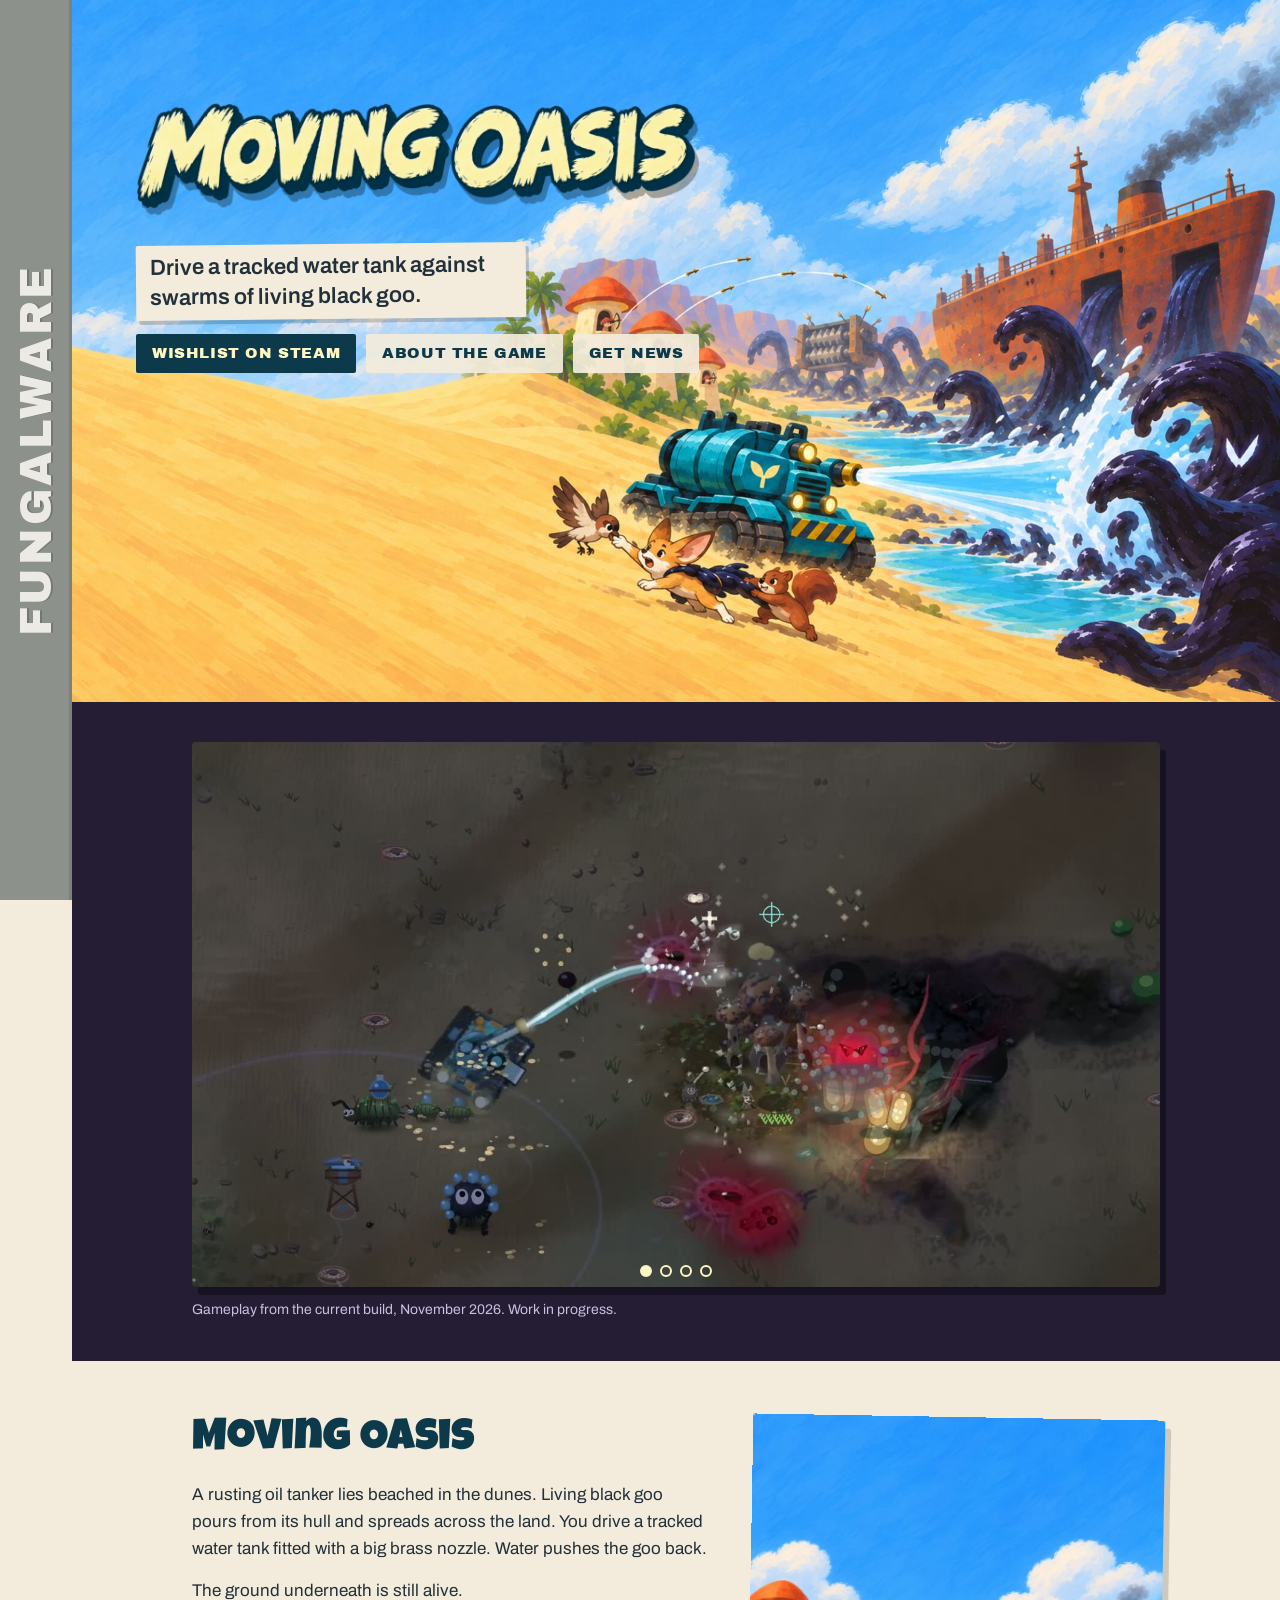
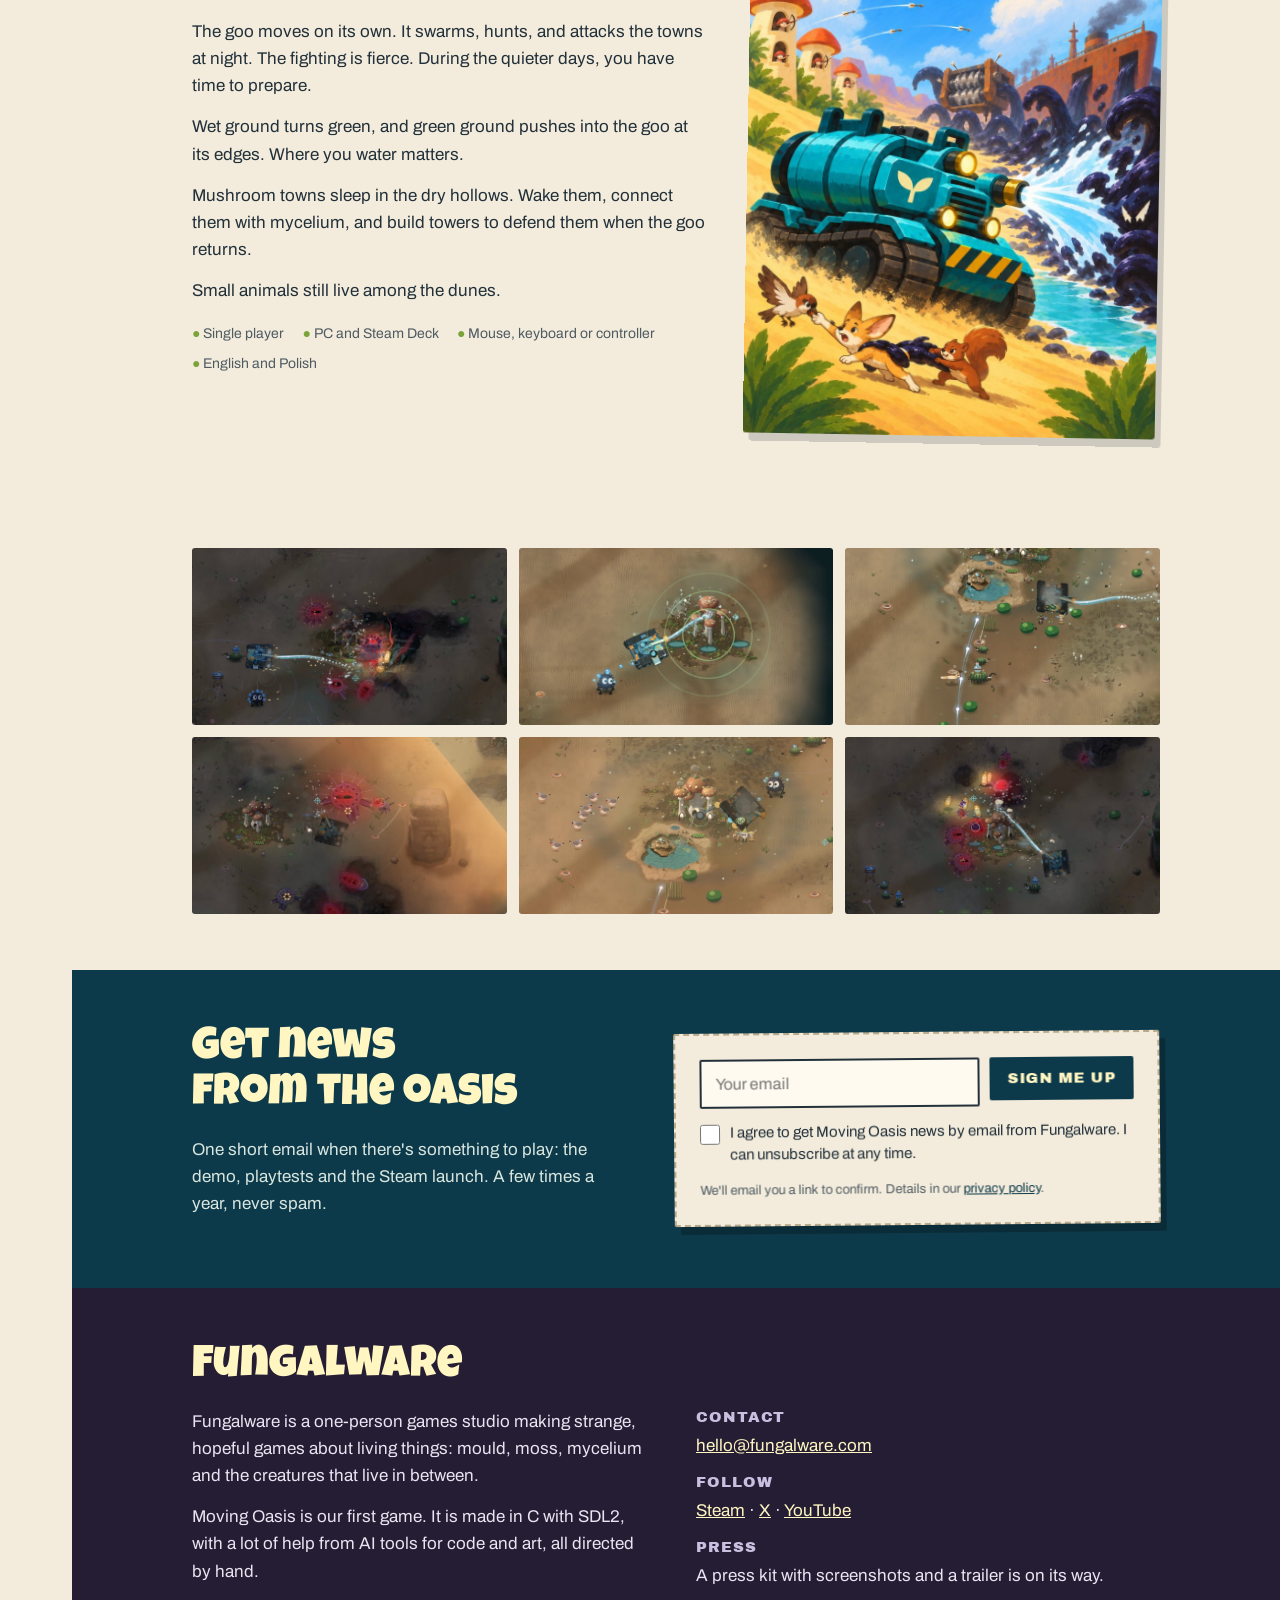
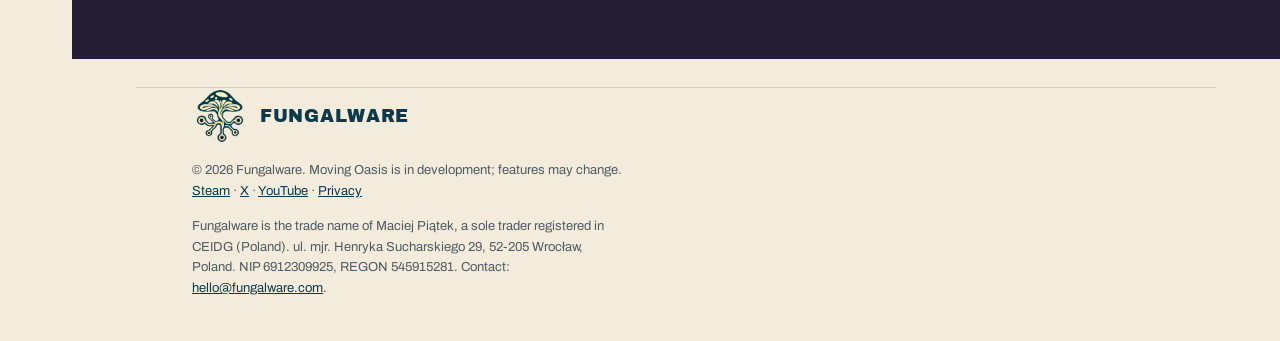
<file: index.html>
<!doctype html>
<html lang="en">
<head>
<meta charset="utf-8">
<meta name="viewport" content="width=device-width, initial-scale=1, viewport-fit=cover">
<title>Fungalware</title>
<meta name="description" content="Fungalware is a small games studio making strange, hopeful games about living things. Now making Moving Oasis. Wishlist it on Steam.">
<meta property="og:title" content="Fungalware · Moving Oasis">
<meta property="og:description" content="Drive a tracked water tank against swarms of living black goo. Fight fierce top-down battles, wake and defend mushroom towns, and prepare for the attacks that come at night. Where the goo retreats, the ground begins to grow green again.">
<meta property="og:image" content="https://fungalware.com/img/moving-oasis-wide.jpg">
<link rel="stylesheet" href="fonts/fonts.css">
<style>
/* Layout: a grey cartridge band down the left edge (the box art's FUNGALWARE
   band) beside one long page: the game's key art first, then the studio. */
:root{
  --paper:#f3ecdc; --ink:#22303a; --ink-soft:#4f5b62; --band:#8d918c; --band-ink:#eceae4;
  --teal:#0d3a4a; --cream:#fff6c2; --goo:#241d33; --rule:#d9cfba;
  --brand:"Archivo Black","Arial Black",Impact,sans-serif;
  --game:"Luckiest Guy","Arial Black",Impact,sans-serif;
  --body:"Archivo","Helvetica Neue",Arial,sans-serif;
  color-scheme:light;
}
*{box-sizing:border-box}
html,body{margin:0}
body{background:var(--paper);color:var(--ink);font:17px/1.6 var(--body)}
a{color:var(--teal)}
a:focus-visible,button:focus-visible{outline:3px solid var(--teal);outline-offset:3px}
.frame{display:grid;grid-template-columns:72px minmax(0,1fr);min-height:100vh}
.band{background:var(--band);position:sticky;top:0;height:100vh;display:flex;align-items:center;justify-content:center;box-shadow:inset -3px 0 0 rgba(0,0,0,.12)}
.band span{writing-mode:vertical-rl;transform:rotate(180deg);font:400 44px/1 var(--brand);letter-spacing:.06em;color:var(--band-ink);text-shadow:0 2px 0 rgba(0,0,0,.18)}
main{min-width:0}
.hero{position:relative;overflow:hidden;background:#6fb7e6}
.hero img.art{display:block;width:100%;height:min(78vh,760px);object-fit:cover;object-position:62% 50%}
.hero .over{position:absolute;inset:0;display:flex;flex-direction:column;justify-content:flex-start;gap:14px;padding:clamp(20px,5vw,64px)}
.hero .logo{width:min(560px,78%);filter:drop-shadow(4px 7px 0 rgba(8,24,30,.35))}
.hero .line{max-width:30ch;margin:0;font:600 clamp(17px,2.2vw,22px)/1.35 var(--body);color:var(--ink);background:var(--paper);padding:8px 14px;border-radius:2px;box-shadow:3px 4px 0 rgba(0,0,0,.18);transform:rotate(-.6deg)}
.cta{display:flex;flex-wrap:wrap;gap:10px;align-items:center}
.pill{display:inline-block;font:400 15px/1 var(--brand);letter-spacing:.04em;text-transform:uppercase;padding:12px 16px;border-radius:2px;background:var(--teal);color:var(--cream);text-decoration:none}
.pill.ghost{background:rgba(243,236,220,.92);color:var(--teal)}
.wrap{max-width:1080px;margin:0 auto;padding-inline:clamp(16px,5vw,56px);padding-block:56px}
h2{font:400 clamp(30px,4vw,44px)/1.05 var(--game);color:var(--teal);margin:0 0 18px;text-wrap:balance}
h3{font:400 15px/1.2 var(--brand);letter-spacing:.06em;text-transform:uppercase;margin:0 0 6px;color:var(--ink)}
p{margin:0 0 14px;max-width:62ch}
.game{display:grid;grid-template-columns:minmax(0,1.25fr) minmax(0,1fr);gap:40px;align-items:start}
.tall{width:100%;border-radius:3px;box-shadow:6px 8px 0 rgba(34,48,58,.18);transform:rotate(1deg)}
.facts{display:flex;flex-wrap:wrap;gap:8px 18px;margin:18px 0 0;padding:0;list-style:none;font-size:14px;color:var(--ink-soft)}
.facts li::before{content:"● ";color:#7aa33a}
.wide{display:block;width:100%;border-radius:3px;margin:8px 0 0}
.studio{background:var(--goo);color:#e9e4f2}
.studio h2{color:var(--cream)}
.studio a{color:var(--cream)}
.studio .cols{display:grid;grid-template-columns:repeat(2,minmax(0,1fr));gap:40px}
.studio h3{color:#c9bfe0}
footer{font-size:13px;color:var(--ink-soft);padding-block:28px}
footer .wrap{padding-block:0}
.footer-brand{display:flex;align-items:center;gap:12px;margin-bottom:16px;color:var(--teal);font:400 18px/1 var(--brand);letter-spacing:.04em}
.footer-brand img{display:block;width:56px;height:56px;object-fit:contain;flex:none}
.imprint{border-top:1px solid var(--rule);padding-top:14px}
/* Newsletter: MailerLite's form markup and script (they validate and submit
   it), dressed as a torn-off coupon from the page's newsprint. */
.news{background:var(--teal);color:var(--cream)}
.news .wrap{display:grid;grid-template-columns:minmax(0,1fr) minmax(0,1.1fr);gap:40px;align-items:center}
.news h2{color:var(--cream)}
.news .lede{color:#d8e6df}
.coupon{background:var(--paper);color:var(--ink);padding:24px;border:2px dashed #b9ab8c;border-radius:2px;box-shadow:6px 8px 0 rgba(0,0,0,.25);transform:rotate(-.5deg)}
.coupon form{display:grid;gap:14px;margin:0}
.coupon .row{display:flex;flex-wrap:wrap;gap:10px}
.coupon .ml-field-group{flex:1 1 220px;min-width:0}
.coupon input[type=email]{width:100%;font:16px/1.2 var(--body);padding:13px 14px;border:2px solid var(--ink);border-radius:2px;background:#fffaf0;color:var(--ink)}
.coupon .check{display:flex;gap:10px;align-items:flex-start;font-size:15px;line-height:1.45;cursor:pointer}
.coupon .check input{width:20px;height:20px;margin:2px 0 0;flex:none;accent-color:var(--teal)}
.coupon .check p,.coupon .fine{margin:0}
.coupon .fine{font-size:13px;color:var(--ink-soft)}
.coupon button.primary{font:400 15px/1 var(--brand);letter-spacing:.04em;text-transform:uppercase;padding:14px 18px;border:0;border-radius:2px;background:var(--teal);color:var(--cream);cursor:pointer}
.coupon button.primary:hover{background:#155069}
.coupon .ml-error input[type=email]{border-color:#b3261e}
.coupon .ml-error .check{color:#b3261e}
.coupon .sent h3{font:400 28px/1.1 var(--game);color:var(--teal);letter-spacing:0;text-transform:none;margin:0 0 6px}
.coupon .sent p{margin:0}
.sr-only{position:absolute;width:1px;height:1px;overflow:hidden;clip:rect(0 0 0 0)}
/* Gameplay reel: the owner's own play, muted and looping, a smaller file on phones. */
.reel{background:var(--goo)}
.reel .wrap{padding-block:40px}
.player{position:relative;max-width:100%;aspect-ratio:16/9;border-radius:3px;overflow:hidden;box-shadow:6px 8px 0 rgba(0,0,0,.35);background:#000}
.player video{display:block;width:100%;height:100%;object-fit:cover}
.player .nav{position:absolute;top:50%;transform:translateY(-50%);width:48px;height:64px;border:0;border-radius:2px;background:rgba(36,29,51,.72);color:var(--cream);font:400 40px/1 var(--brand);cursor:pointer;opacity:0;transition:opacity .2s}
.player .prev{left:10px}.player .next{right:10px}
.player:hover .nav,.player .nav:focus-visible{opacity:1}
@media (hover:none){.player .nav{opacity:.85;width:40px;height:52px;font-size:32px}}
.player .dots{position:absolute;left:0;right:0;bottom:10px;display:flex;justify-content:center;gap:8px}
.player .dots button{width:12px;height:12px;padding:0;border:2px solid var(--cream);border-radius:50%;background:transparent;cursor:pointer}
.player .dots button[aria-selected=true]{background:var(--cream)}
.reel .cap{margin:12px 0 0;font-size:14px;color:#c9bfe0;max-width:none}
/* Screenshots: fresh captures from the game, no HUD. */
.shots{display:grid;grid-template-columns:repeat(3,minmax(0,1fr));gap:12px}
.shots img{display:block;width:100%;height:auto;border-radius:3px}
@media (max-width:820px){
  .frame{grid-template-columns:1fr}
  .band{position:static;height:auto;padding:10px 16px;justify-content:flex-start}
  .band span{writing-mode:horizontal-tb;transform:none;font-size:26px}
  .game,.studio .cols,.news .wrap{grid-template-columns:1fr}
  .shots{grid-template-columns:repeat(2,minmax(0,1fr))}
  .hero img.art{height:62vh}
}
@media (prefers-reduced-motion:reduce){*{transition:none!important}}
</style>
</head>
<body>
<div class="frame">
  <aside class="band" aria-label="Fungalware"><span>FUNGALWARE</span></aside>
  <main>
    <section class="hero" aria-label="Moving Oasis">
      <img class="art" src="img/moving-oasis-key-art.jpg" alt="A chunky teal water tank sprays living black goo back from a desert oasis while a sparrow and a squirrel pull a fennec fox free; a rusty tanker and a toothed machine loom behind.">
      <div class="over">
        <img class="logo" src="img/moving-oasis-logo.png" alt="Moving Oasis">
        <p class="line">Drive a tracked water tank against swarms of living black goo.</p>
        <div class="cta">
          <a class="pill" href="https://store.steampowered.com/app/4529580/Moving_Oasis/">Wishlist on Steam</a>
          <a class="pill ghost" href="#game">About the game</a>
          <a class="pill ghost" href="#news">Get news</a>
        </div>
      </div>
    </section>

    <section class="reel" aria-label="Gameplay">
      <div class="wrap">
        <div class="player" data-clips="night green battle dawn">
          <video autoplay muted playsinline preload="auto" poster="video/night.jpg" aria-label="Moving Oasis gameplay, development footage"></video>
          <button class="nav prev" type="button" aria-label="Previous clip">&#8249;</button>
          <button class="nav next" type="button" aria-label="Next clip">&#8250;</button>
          <div class="dots" role="tablist" aria-label="Clips"></div>
        </div>
        <p class="cap">Gameplay from the current build, November 2026. Work in progress.</p>
      </div>
    </section>

    <section id="game" class="wrap game">
      <div>
        <h2>Moving Oasis</h2>
        <p>A rusting oil tanker lies beached in the dunes. Living black goo pours from its hull and spreads across the land. You drive a tracked water tank fitted with a big brass nozzle. Water pushes the goo back.</p>
        <p>The ground underneath is still alive.</p>
        <p>The goo moves on its own. It swarms, hunts, and attacks the towns at night. The fighting is fierce. During the quieter days, you have time to prepare.</p>
        <p>Wet ground turns green, and green ground pushes into the goo at its edges. Where you water matters.</p>
        <p>Mushroom towns sleep in the dry hollows. Wake them, connect them with mycelium, and build towers to defend them when the goo returns.</p>
        <p>Small animals still live among the dunes.</p>
        <ul class="facts">
          <li>Single player</li><li>PC and Steam Deck</li><li>Mouse, keyboard or controller</li><li>English and Polish</li>
        </ul>
      </div>
      <img class="tall" src="img/moving-oasis-tall.jpg" alt="Moving Oasis key art: the teal tank up close, its headlights like friendly eyes, spraying goo back beside mushroom towers and a rusty ship.">
    </section>

    <section class="wrap" aria-label="Screenshots">
      <div class="shots">
        <img src="img/screens/night-hit.jpg" width="1280" height="720" loading="lazy" decoding="async" alt="At night the tank sprays a long arc of water into glowing red goo creatures around a mushroom town.">
        <img src="img/screens/city-wakes.jpg" width="1280" height="720" loading="lazy" decoding="async" alt="The tank waters a mushroom town in the sand as green rings spread out from it.">
        <img src="img/screens/fox-beetles.jpg" width="1280" height="720" loading="lazy" decoding="async" alt="Water runs from an oasis pool past a fennec fox and green beetles carrying a flask.">
        <img src="img/screens/dawn-line.jpg" width="1280" height="720" loading="lazy" decoding="async" alt="The line of dawn sweeps across the map, lighting a huge stone head while goo creatures still glow in the dark.">
        <img src="img/screens/calm-birds.jpg" width="1280" height="720" loading="lazy" decoding="async" alt="By day a flock of birds has returned to the oasis pool beside a mushroom town.">
        <img src="img/screens/peak.jpg" width="1280" height="720" loading="lazy" decoding="async" alt="Goo creatures and glowing pods surround a mushroom town at night while the tank fights them off.">
      </div>
    </section>

    <section id="news" class="news">
      <div class="wrap">
        <div>
          <h2>Get news from the oasis</h2>
          <p class="lede">One short email when there's something to play: the demo, playtests and the Steam launch. A few times a year, never spam.</p>
        </div>
        <div id="mlb2-46906155" class="coupon ml-form-embedContainer ml-subscribe-form ml-subscribe-form-46906155">
          <div class="ml-form-embedBody row-form">
            <form class="ml-block-form" action="https://assets.mailerlite.com/jsonp/2696702/forms/200784628457408299/subscribe" data-code="" method="post" target="_blank">
              <div class="row">
                <div class="ml-form-fieldRow ml-field-group ml-field-email ml-validate-email ml-validate-required">
                  <input aria-label="Your email" aria-required="true" type="email" class="form-control" name="fields[email]" placeholder="Your email" autocomplete="email">
                </div>
                <div class="ml-form-embedSubmit">
                  <button type="submit" class="primary">Sign me up</button>
                  <button disabled="disabled" style="display:none" type="button" class="loading primary"><span>Sending…</span></button>
                </div>
              </div>
              <div class="ml-form-checkboxRow ml-validate-required">
                <label class="check"><input type="checkbox"><p>I agree to get Moving Oasis news by email from Fungalware. I can unsubscribe at any time.</p></label>
              </div>
              <p class="fine">We'll email you a link to confirm. Details in our <a href="privacy/">privacy policy</a>.</p>
              <input type="hidden" name="ml-submit" value="1">
              <input type="hidden" name="anticsrf" value="true">
            </form>
          </div>
          <div class="ml-form-successBody row-success sent" style="display:none" role="status">
            <h3>Almost there!</h3>
            <p>Check your inbox and click the link to confirm.</p>
          </div>
        </div>
      </div>
    </section>

    <section class="studio">
      <div class="wrap">
        <h2>Fungalware</h2>
        <div class="cols">
          <div>
            <p>Fungalware is a one-person games studio making strange, hopeful games about living things: mould, moss, mycelium and the creatures that live in between.</p>
            <p>Moving Oasis is our first game. It is made in C with SDL2, with a lot of help from AI tools for code and art, all directed by hand.</p>
          </div>
          <div>
            <h3>Contact</h3>
            <p><a href="mailto:hello@fungalware.com">hello@fungalware.com</a></p>
            <h3>Follow</h3>
            <p><a href="https://store.steampowered.com/app/4529580/Moving_Oasis/">Steam</a> · <a href="https://x.com/fungalware">X</a> · <a href="https://www.youtube.com/@fungalware">YouTube</a></p>
            <h3>Press</h3>
            <p>A press kit with screenshots and a trailer is on its way.</p>
          </div>
        </div>
      </div>
    </section>

    <footer>
      <div class="wrap imprint">
        <div class="footer-brand"><img src="img/fungalware-logo.png" width="56" height="56" alt="" loading="lazy" decoding="async"><span>FUNGALWARE</span></div>
        <p>© 2026 Fungalware. Moving Oasis is in development; features may change. <a href="https://store.steampowered.com/app/4529580/Moving_Oasis/">Steam</a> · <a href="https://x.com/fungalware">X</a> · <a href="https://www.youtube.com/@fungalware">YouTube</a> · <a href="privacy/">Privacy</a></p>
        <p>Fungalware is the trade name of Maciej Piątek, a sole trader registered in CEIDG (Poland). ul. mjr. Henryka Sucharskiego 29, 52-205 Wrocław, Poland. NIP 6912309925, REGON 545915281. Contact: <a href="mailto:hello@fungalware.com">hello@fungalware.com</a>.</p>
      </div>
    </footer>
  </main>
</div>
<script>
// Gameplay clips: play one after another and loop; arrows, dots and a swipe switch clips.
// Phones get the 480p files. Reduced motion: no autoplay, the viewer starts it.
(function () {
  var box = document.querySelector('.player'); if (!box) return;
  var v = box.querySelector('video'), dots = box.querySelector('.dots');
  var clips = box.dataset.clips.split(' '), i = 0;
  var size = matchMedia('(max-width: 700px)').matches ? '480' : '720';
  var still = matchMedia('(prefers-reduced-motion: reduce)').matches;
  clips.forEach(function (c, k) {
    var b = document.createElement('button'); b.type = 'button'; b.setAttribute('role', 'tab');
    b.setAttribute('aria-label', 'Clip ' + (k + 1)); b.onclick = function () { show(k, true); }; dots.appendChild(b);
  });
  function show(k, play) {
    i = (k + clips.length) % clips.length;
    v.poster = 'video/' + clips[i] + '.jpg'; v.src = 'video/' + clips[i] + '-' + size + '.mp4';
    [].forEach.call(dots.children, function (b, n) { b.setAttribute('aria-selected', n === i); });
    if (play || !still) { var p = v.play(); if (p) p.catch(function () {}); }
  }
  v.addEventListener('ended', function () { show(i + 1); });
  box.querySelector('.prev').onclick = function () { show(i - 1, true); };
  box.querySelector('.next').onclick = function () { show(i + 1, true); };
  var x0 = null;
  box.addEventListener('touchstart', function (e) { x0 = e.touches[0].clientX; }, {passive: true});
  box.addEventListener('touchend', function (e) {
    if (x0 === null) return; var dx = e.changedTouches[0].clientX - x0; x0 = null;
    if (Math.abs(dx) > 40) show(i + (dx < 0 ? 1 : -1), true);
  });
  if (still) { v.removeAttribute('autoplay'); v.controls = true; }
  show(0);
})();
</script>
<script>
function ml_webform_success_46906155() {
  var $ = ml_jQuery || jQuery;
  $('.ml-subscribe-form-46906155 .row-success').show();
  $('.ml-subscribe-form-46906155 .row-form').hide();
}
</script>
<script src="https://groot.mailerlite.com/js/w/webforms.min.js?v83147fa8ce2d95cb73ece7f28b469519"></script>
</body>
</html>
</file>
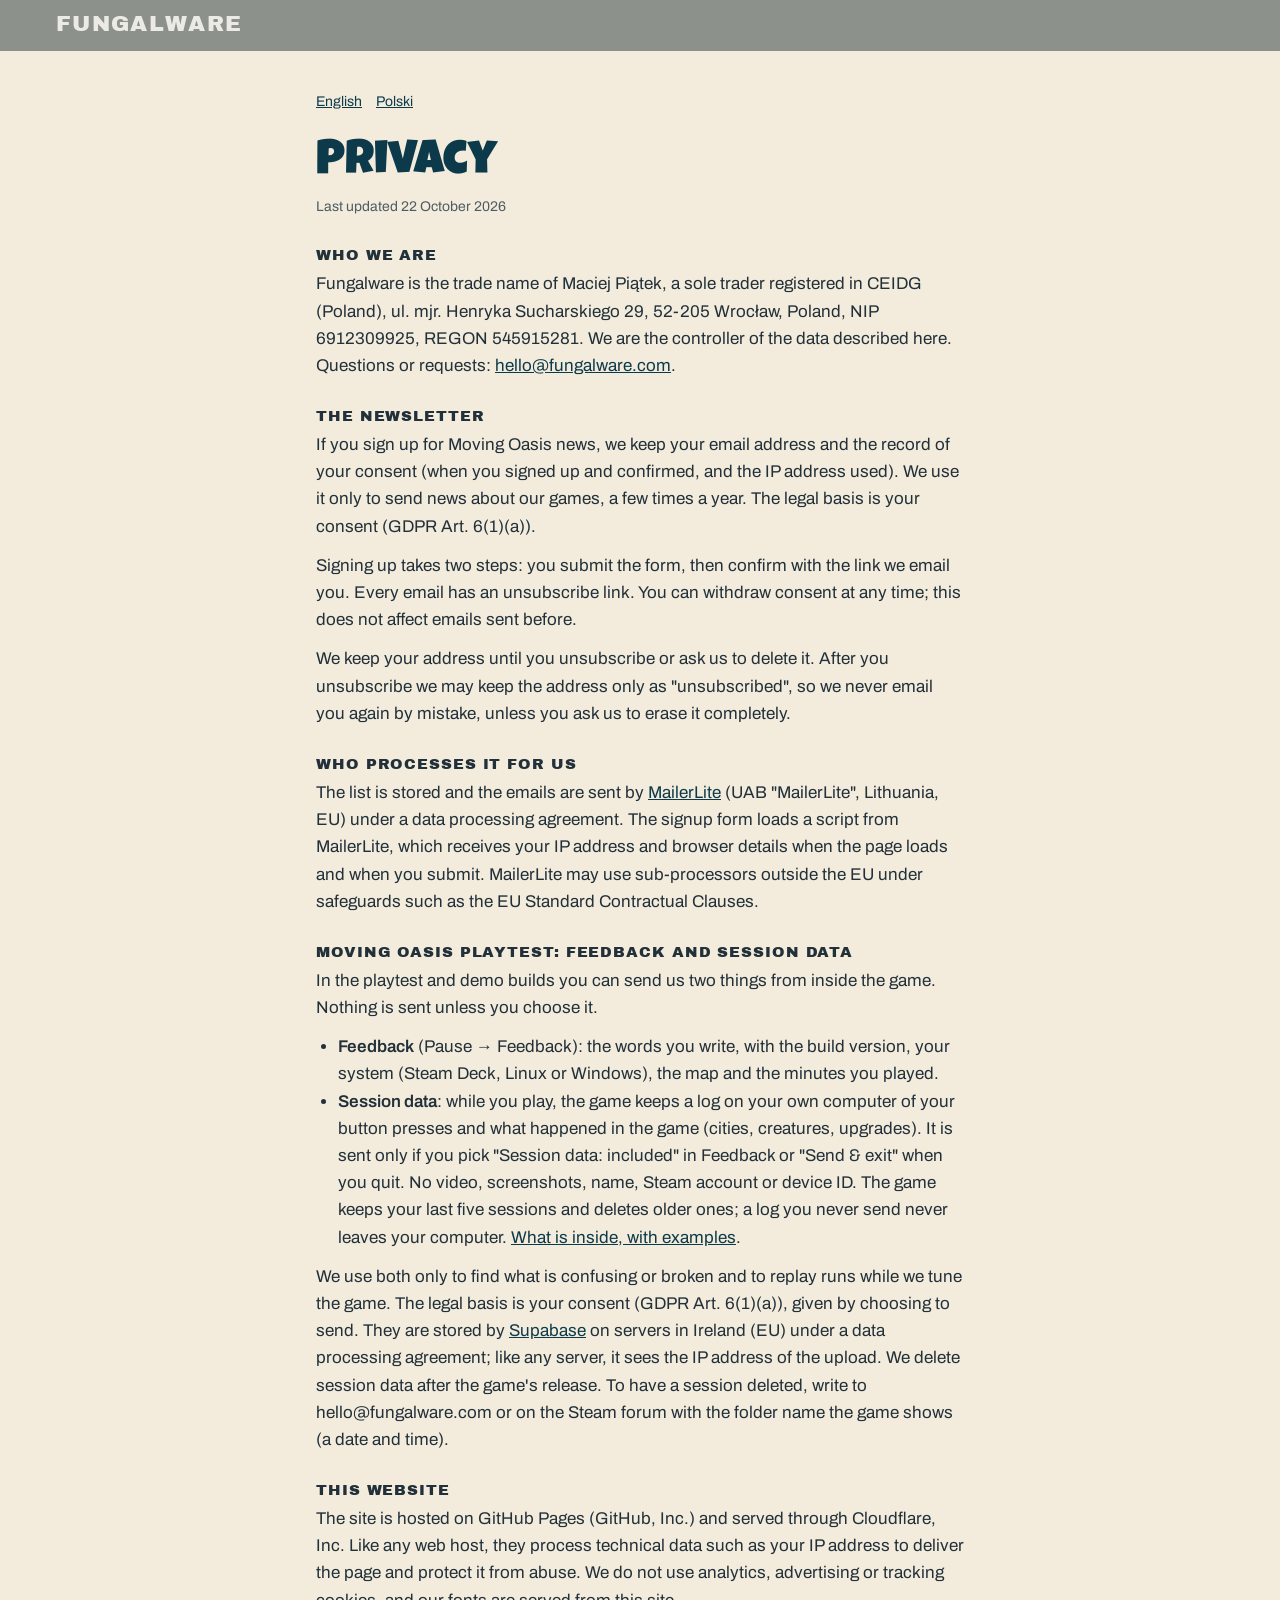
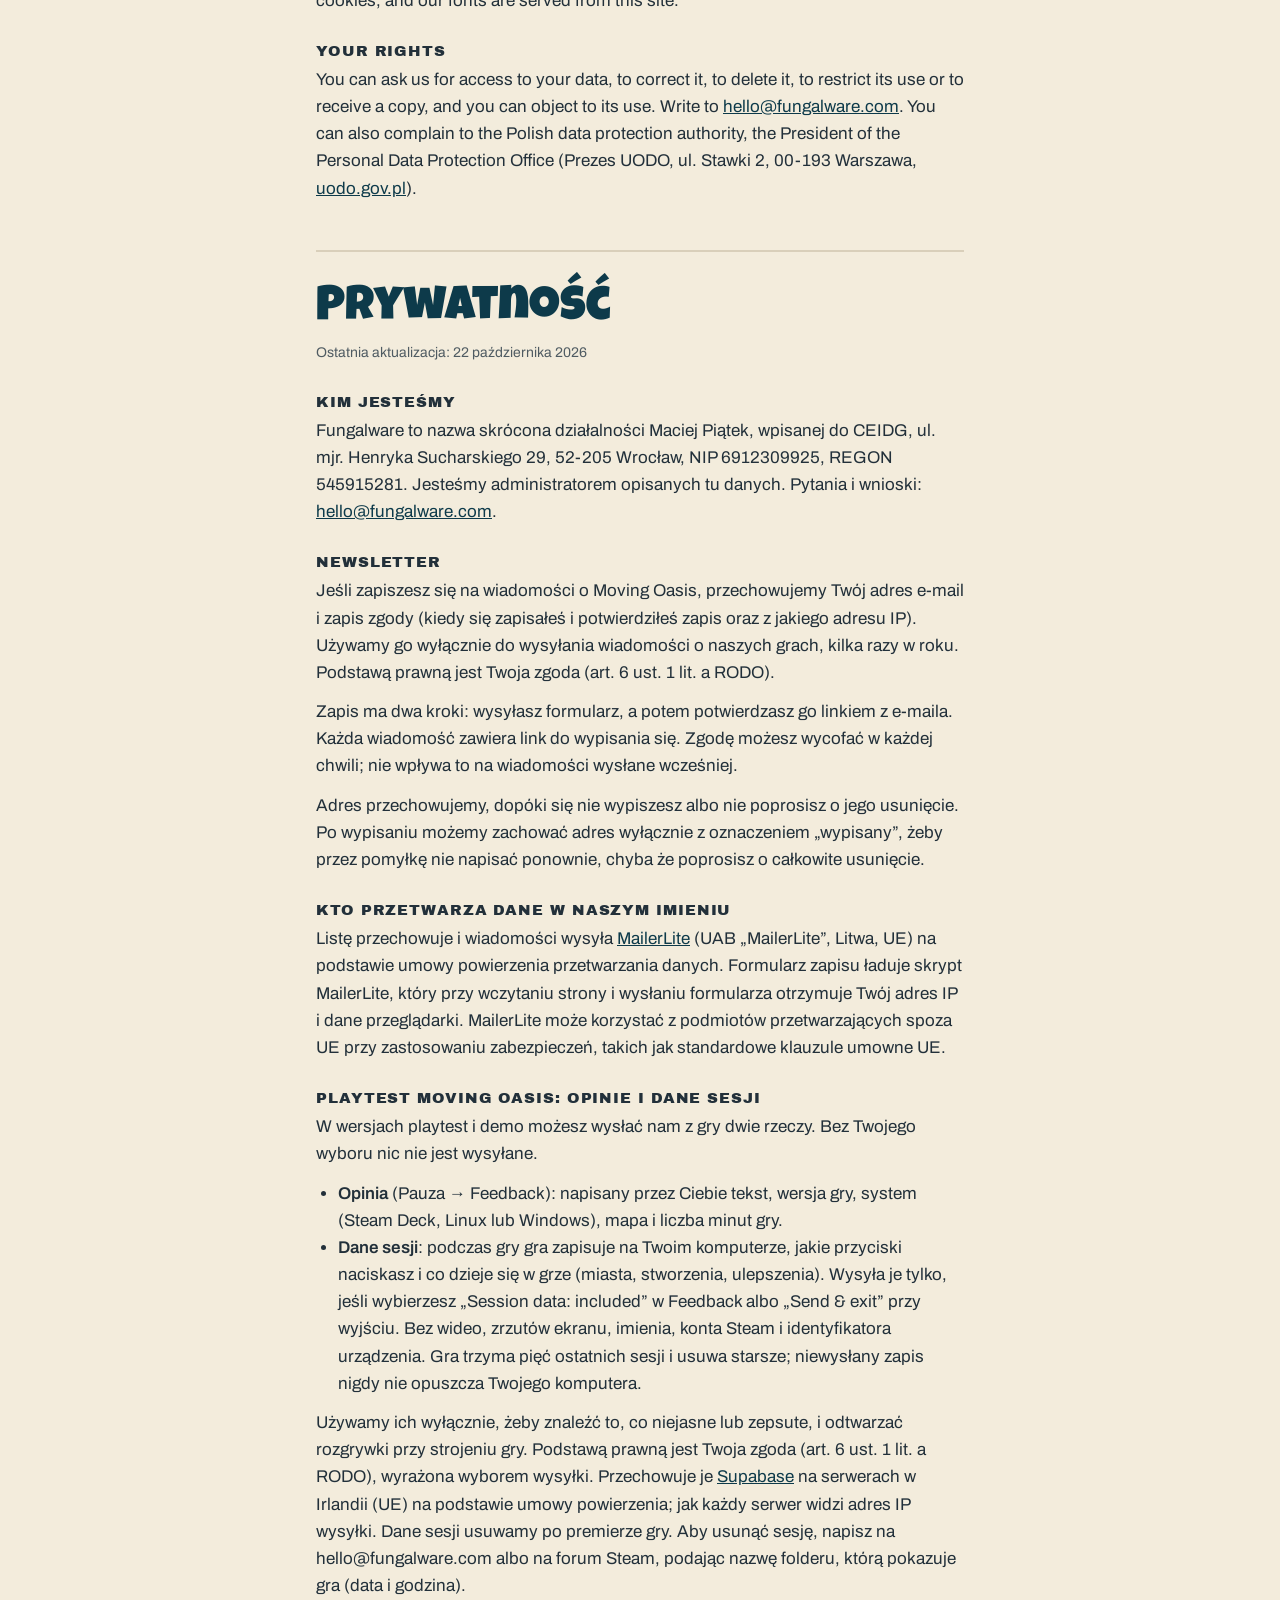
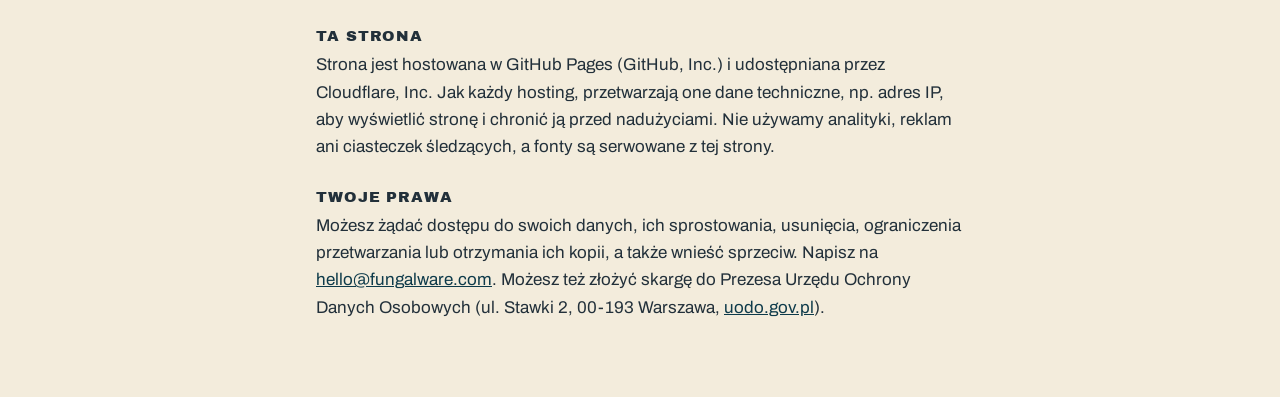
<file: privacy/index.html>
<!doctype html>
<html lang="en">
<head>
<meta charset="utf-8">
<meta name="viewport" content="width=device-width, initial-scale=1, viewport-fit=cover">
<title>Privacy · Fungalware</title>
<meta name="description" content="How Fungalware handles your data: the Moving Oasis newsletter and this website.">
<link rel="stylesheet" href="../fonts/fonts.css">
<style>
:root{--paper:#f3ecdc;--ink:#22303a;--ink-soft:#4f5b62;--band:#8d918c;--band-ink:#eceae4;--teal:#0d3a4a;--rule:#d9cfba;
  --brand:"Archivo Black","Arial Black",Impact,sans-serif;--game:"Luckiest Guy","Arial Black",Impact,sans-serif;--body:"Archivo","Helvetica Neue",Arial,sans-serif;color-scheme:light}
*{box-sizing:border-box}
html,body{margin:0}
body{background:var(--paper);color:var(--ink);font:17px/1.6 var(--body)}
a{color:var(--teal)}
.top{background:var(--band);padding:12px clamp(16px,5vw,56px)}
.top a{font:400 22px/1 var(--brand);letter-spacing:.06em;color:var(--band-ink);text-decoration:none}
main{max-width:760px;margin:0 auto;padding:40px clamp(16px,5vw,56px) 64px}
h1{font:400 clamp(34px,5vw,48px)/1.05 var(--game);color:var(--teal);margin:0 0 8px}
h2{font:400 15px/1.2 var(--brand);letter-spacing:.06em;text-transform:uppercase;margin:28px 0 6px}
p,li{max-width:65ch}
p{margin:0 0 12px}
ul{margin:0 0 12px;padding-left:22px}
.meta{color:var(--ink-soft);font-size:14px}
.lang{display:flex;gap:14px;font-size:14px;margin:0 0 24px}
section+section{border-top:2px solid var(--rule);margin-top:48px;padding-top:32px}
</style>
</head>
<body>
<header class="top"><a href="../">FUNGALWARE</a></header>
<main>
<p class="lang"><a href="#en">English</a><a href="#pl">Polski</a></p>

<section id="en" lang="en">
<h1>Privacy</h1>
<p class="meta">Last updated 22 October 2026</p>

<h2>Who we are</h2>
<p>Fungalware is the trade name of Maciej Piątek, a sole trader registered in CEIDG (Poland), ul. mjr. Henryka Sucharskiego 29, 52-205 Wrocław, Poland, NIP 6912309925, REGON 545915281. We are the controller of the data described here. Questions or requests: <a href="mailto:hello@fungalware.com">hello@fungalware.com</a>.</p>

<h2>The newsletter</h2>
<p>If you sign up for Moving Oasis news, we keep your email address and the record of your consent (when you signed up and confirmed, and the IP address used). We use it only to send news about our games, a few times a year. The legal basis is your consent (GDPR Art. 6(1)(a)).</p>
<p>Signing up takes two steps: you submit the form, then confirm with the link we email you. Every email has an unsubscribe link. You can withdraw consent at any time; this does not affect emails sent before.</p>
<p>We keep your address until you unsubscribe or ask us to delete it. After you unsubscribe we may keep the address only as "unsubscribed", so we never email you again by mistake, unless you ask us to erase it completely.</p>

<h2>Who processes it for us</h2>
<p>The list is stored and the emails are sent by <a href="https://www.mailerlite.com/legal/privacy-policy">MailerLite</a> (UAB "MailerLite", Lithuania, EU) under a data processing agreement. The signup form loads a script from MailerLite, which receives your IP address and browser details when the page loads and when you submit. MailerLite may use sub-processors outside the EU under safeguards such as the EU Standard Contractual Clauses.</p>

<h2 id="playtest">Moving Oasis playtest: feedback and session data</h2>
<p>In the playtest and demo builds you can send us two things from inside the game. Nothing is sent unless you choose it.</p>
<ul>
<li><b>Feedback</b> (Pause → Feedback): the words you write, with the build version, your system (Steam Deck, Linux or Windows), the map and the minutes you played.</li>
<li><b>Session data</b>: while you play, the game keeps a log on your own computer of your button presses and what happened in the game (cities, creatures, upgrades). It is sent only if you pick "Session data: included" in Feedback or "Send &amp; exit" when you quit. No video, screenshots, name, Steam account or device ID. The game keeps your last five sessions and deletes older ones; a log you never send never leaves your computer. <a href="https://steamcommunity.com/app/4529580/discussions/">What is inside, with examples</a>.</li>
</ul>
<p>We use both only to find what is confusing or broken and to replay runs while we tune the game. The legal basis is your consent (GDPR Art. 6(1)(a)), given by choosing to send. They are stored by <a href="https://supabase.com/privacy">Supabase</a> on servers in Ireland (EU) under a data processing agreement; like any server, it sees the IP address of the upload. We delete session data after the game's release. To have a session deleted, write to hello@fungalware.com or on the Steam forum with the folder name the game shows (a date and time).</p>

<h2>This website</h2>
<p>The site is hosted on GitHub Pages (GitHub, Inc.) and served through Cloudflare, Inc. Like any web host, they process technical data such as your IP address to deliver the page and protect it from abuse. We do not use analytics, advertising or tracking cookies, and our fonts are served from this site.</p>

<h2>Your rights</h2>
<p>You can ask us for access to your data, to correct it, to delete it, to restrict its use or to receive a copy, and you can object to its use. Write to <a href="mailto:hello@fungalware.com">hello@fungalware.com</a>. You can also complain to the Polish data protection authority, the President of the Personal Data Protection Office (Prezes UODO, ul. Stawki 2, 00-193 Warszawa, <a href="https://uodo.gov.pl">uodo.gov.pl</a>).</p>
</section>

<section id="pl" lang="pl">
<h1>Prywatność</h1>
<p class="meta">Ostatnia aktualizacja: 22 października 2026</p>

<h2>Kim jesteśmy</h2>
<p>Fungalware to nazwa skrócona działalności Maciej Piątek, wpisanej do CEIDG, ul. mjr. Henryka Sucharskiego 29, 52-205 Wrocław, NIP 6912309925, REGON 545915281. Jesteśmy administratorem opisanych tu danych. Pytania i wnioski: <a href="mailto:hello@fungalware.com">hello@fungalware.com</a>.</p>

<h2>Newsletter</h2>
<p>Jeśli zapiszesz się na wiadomości o Moving Oasis, przechowujemy Twój adres e-mail i zapis zgody (kiedy się zapisałeś i potwierdziłeś zapis oraz z jakiego adresu IP). Używamy go wyłącznie do wysyłania wiadomości o naszych grach, kilka razy w roku. Podstawą prawną jest Twoja zgoda (art. 6 ust. 1 lit. a RODO).</p>
<p>Zapis ma dwa kroki: wysyłasz formularz, a potem potwierdzasz go linkiem z e-maila. Każda wiadomość zawiera link do wypisania się. Zgodę możesz wycofać w każdej chwili; nie wpływa to na wiadomości wysłane wcześniej.</p>
<p>Adres przechowujemy, dopóki się nie wypiszesz albo nie poprosisz o jego usunięcie. Po wypisaniu możemy zachować adres wyłącznie z oznaczeniem „wypisany”, żeby przez pomyłkę nie napisać ponownie, chyba że poprosisz o całkowite usunięcie.</p>

<h2>Kto przetwarza dane w naszym imieniu</h2>
<p>Listę przechowuje i wiadomości wysyła <a href="https://www.mailerlite.com/legal/privacy-policy">MailerLite</a> (UAB „MailerLite”, Litwa, UE) na podstawie umowy powierzenia przetwarzania danych. Formularz zapisu ładuje skrypt MailerLite, który przy wczytaniu strony i wysłaniu formularza otrzymuje Twój adres IP i dane przeglądarki. MailerLite może korzystać z podmiotów przetwarzających spoza UE przy zastosowaniu zabezpieczeń, takich jak standardowe klauzule umowne UE.</p>

<h2 id="playtest-pl">Playtest Moving Oasis: opinie i dane sesji</h2>
<p>W wersjach playtest i demo możesz wysłać nam z gry dwie rzeczy. Bez Twojego wyboru nic nie jest wysyłane.</p>
<ul>
<li><b>Opinia</b> (Pauza → Feedback): napisany przez Ciebie tekst, wersja gry, system (Steam Deck, Linux lub Windows), mapa i liczba minut gry.</li>
<li><b>Dane sesji</b>: podczas gry gra zapisuje na Twoim komputerze, jakie przyciski naciskasz i co dzieje się w grze (miasta, stworzenia, ulepszenia). Wysyła je tylko, jeśli wybierzesz „Session data: included” w Feedback albo „Send &amp; exit” przy wyjściu. Bez wideo, zrzutów ekranu, imienia, konta Steam i identyfikatora urządzenia. Gra trzyma pięć ostatnich sesji i usuwa starsze; niewysłany zapis nigdy nie opuszcza Twojego komputera.</li>
</ul>
<p>Używamy ich wyłącznie, żeby znaleźć to, co niejasne lub zepsute, i odtwarzać rozgrywki przy strojeniu gry. Podstawą prawną jest Twoja zgoda (art. 6 ust. 1 lit. a RODO), wyrażona wyborem wysyłki. Przechowuje je <a href="https://supabase.com/privacy">Supabase</a> na serwerach w Irlandii (UE) na podstawie umowy powierzenia; jak każdy serwer widzi adres IP wysyłki. Dane sesji usuwamy po premierze gry. Aby usunąć sesję, napisz na hello@fungalware.com albo na forum Steam, podając nazwę folderu, którą pokazuje gra (data i godzina).</p>

<h2>Ta strona</h2>
<p>Strona jest hostowana w GitHub Pages (GitHub, Inc.) i udostępniana przez Cloudflare, Inc. Jak każdy hosting, przetwarzają one dane techniczne, np. adres IP, aby wyświetlić stronę i chronić ją przed nadużyciami. Nie używamy analityki, reklam ani ciasteczek śledzących, a fonty są serwowane z tej strony.</p>

<h2>Twoje prawa</h2>
<p>Możesz żądać dostępu do swoich danych, ich sprostowania, usunięcia, ograniczenia przetwarzania lub otrzymania ich kopii, a także wnieść sprzeciw. Napisz na <a href="mailto:hello@fungalware.com">hello@fungalware.com</a>. Możesz też złożyć skargę do Prezesa Urzędu Ochrony Danych Osobowych (ul. Stawki 2, 00-193 Warszawa, <a href="https://uodo.gov.pl">uodo.gov.pl</a>).</p>
</section>
</main>
</body>
</html>
</file>
<file: fonts/fonts.css>
/* Self-hosted Google Fonts (latin + latin-ext). Archivo, Archivo Black: SIL OFL 1.1; Luckiest Guy: Apache 2.0. */
@font-face {
  font-family: 'Archivo';
  font-style: normal;
  font-weight: 400;
  font-stretch: 100%;
  font-display: swap;
  src: url(archivo-latin-ext.woff2) format('woff2');
  unicode-range: U+0100-02BA, U+02BD-02C5, U+02C7-02CC, U+02CE-02D7, U+02DD-02FF, U+0304, U+0308, U+0329, U+1D00-1DBF, U+1E00-1E9F, U+1EF2-1EFF, U+2020, U+20A0-20AB, U+20AD-20C4, U+2113, U+2C60-2C7F, U+A720-A7FF;
}
@font-face {
  font-family: 'Archivo';
  font-style: normal;
  font-weight: 400;
  font-stretch: 100%;
  font-display: swap;
  src: url(archivo-latin.woff2) format('woff2');
  unicode-range: U+0000-00FF, U+0131, U+0152-0153, U+02BB-02BC, U+02C6, U+02DA, U+02DC, U+0304, U+0308, U+0329, U+2000-206F, U+20AC, U+2122, U+2191, U+2193, U+2212, U+2215, U+FEFF, U+FFFD;
}
@font-face {
  font-family: 'Archivo';
  font-style: normal;
  font-weight: 600;
  font-stretch: 100%;
  font-display: swap;
  src: url(archivo-latin-ext.woff2) format('woff2');
  unicode-range: U+0100-02BA, U+02BD-02C5, U+02C7-02CC, U+02CE-02D7, U+02DD-02FF, U+0304, U+0308, U+0329, U+1D00-1DBF, U+1E00-1E9F, U+1EF2-1EFF, U+2020, U+20A0-20AB, U+20AD-20C4, U+2113, U+2C60-2C7F, U+A720-A7FF;
}
@font-face {
  font-family: 'Archivo';
  font-style: normal;
  font-weight: 600;
  font-stretch: 100%;
  font-display: swap;
  src: url(archivo-latin.woff2) format('woff2');
  unicode-range: U+0000-00FF, U+0131, U+0152-0153, U+02BB-02BC, U+02C6, U+02DA, U+02DC, U+0304, U+0308, U+0329, U+2000-206F, U+20AC, U+2122, U+2191, U+2193, U+2212, U+2215, U+FEFF, U+FFFD;
}
@font-face {
  font-family: 'Archivo Black';
  font-style: normal;
  font-weight: 400;
  font-display: swap;
  src: url(archivo-black-latin-ext.woff2) format('woff2');
  unicode-range: U+0100-02BA, U+02BD-02C5, U+02C7-02CC, U+02CE-02D7, U+02DD-02FF, U+0304, U+0308, U+0329, U+1D00-1DBF, U+1E00-1E9F, U+1EF2-1EFF, U+2020, U+20A0-20AB, U+20AD-20C4, U+2113, U+2C60-2C7F, U+A720-A7FF;
}
@font-face {
  font-family: 'Archivo Black';
  font-style: normal;
  font-weight: 400;
  font-display: swap;
  src: url(archivo-black-latin.woff2) format('woff2');
  unicode-range: U+0000-00FF, U+0131, U+0152-0153, U+02BB-02BC, U+02C6, U+02DA, U+02DC, U+0304, U+0308, U+0329, U+2000-206F, U+20AC, U+2122, U+2191, U+2193, U+2212, U+2215, U+FEFF, U+FFFD;
}
@font-face {
  font-family: 'Luckiest Guy';
  font-style: normal;
  font-weight: 400;
  font-display: swap;
  src: url(luckiest-guy-latin-ext.woff2) format('woff2');
  unicode-range: U+0100-02BA, U+02BD-02C5, U+02C7-02CC, U+02CE-02D7, U+02DD-02FF, U+0304, U+0308, U+0329, U+1D00-1DBF, U+1E00-1E9F, U+1EF2-1EFF, U+2020, U+20A0-20AB, U+20AD-20C4, U+2113, U+2C60-2C7F, U+A720-A7FF;
}
@font-face {
  font-family: 'Luckiest Guy';
  font-style: normal;
  font-weight: 400;
  font-display: swap;
  src: url(luckiest-guy-latin.woff2) format('woff2');
  unicode-range: U+0000-00FF, U+0131, U+0152-0153, U+02BB-02BC, U+02C6, U+02DA, U+02DC, U+0304, U+0308, U+0329, U+2000-206F, U+20AC, U+2122, U+2191, U+2193, U+2212, U+2215, U+FEFF, U+FFFD;
}
</file>
